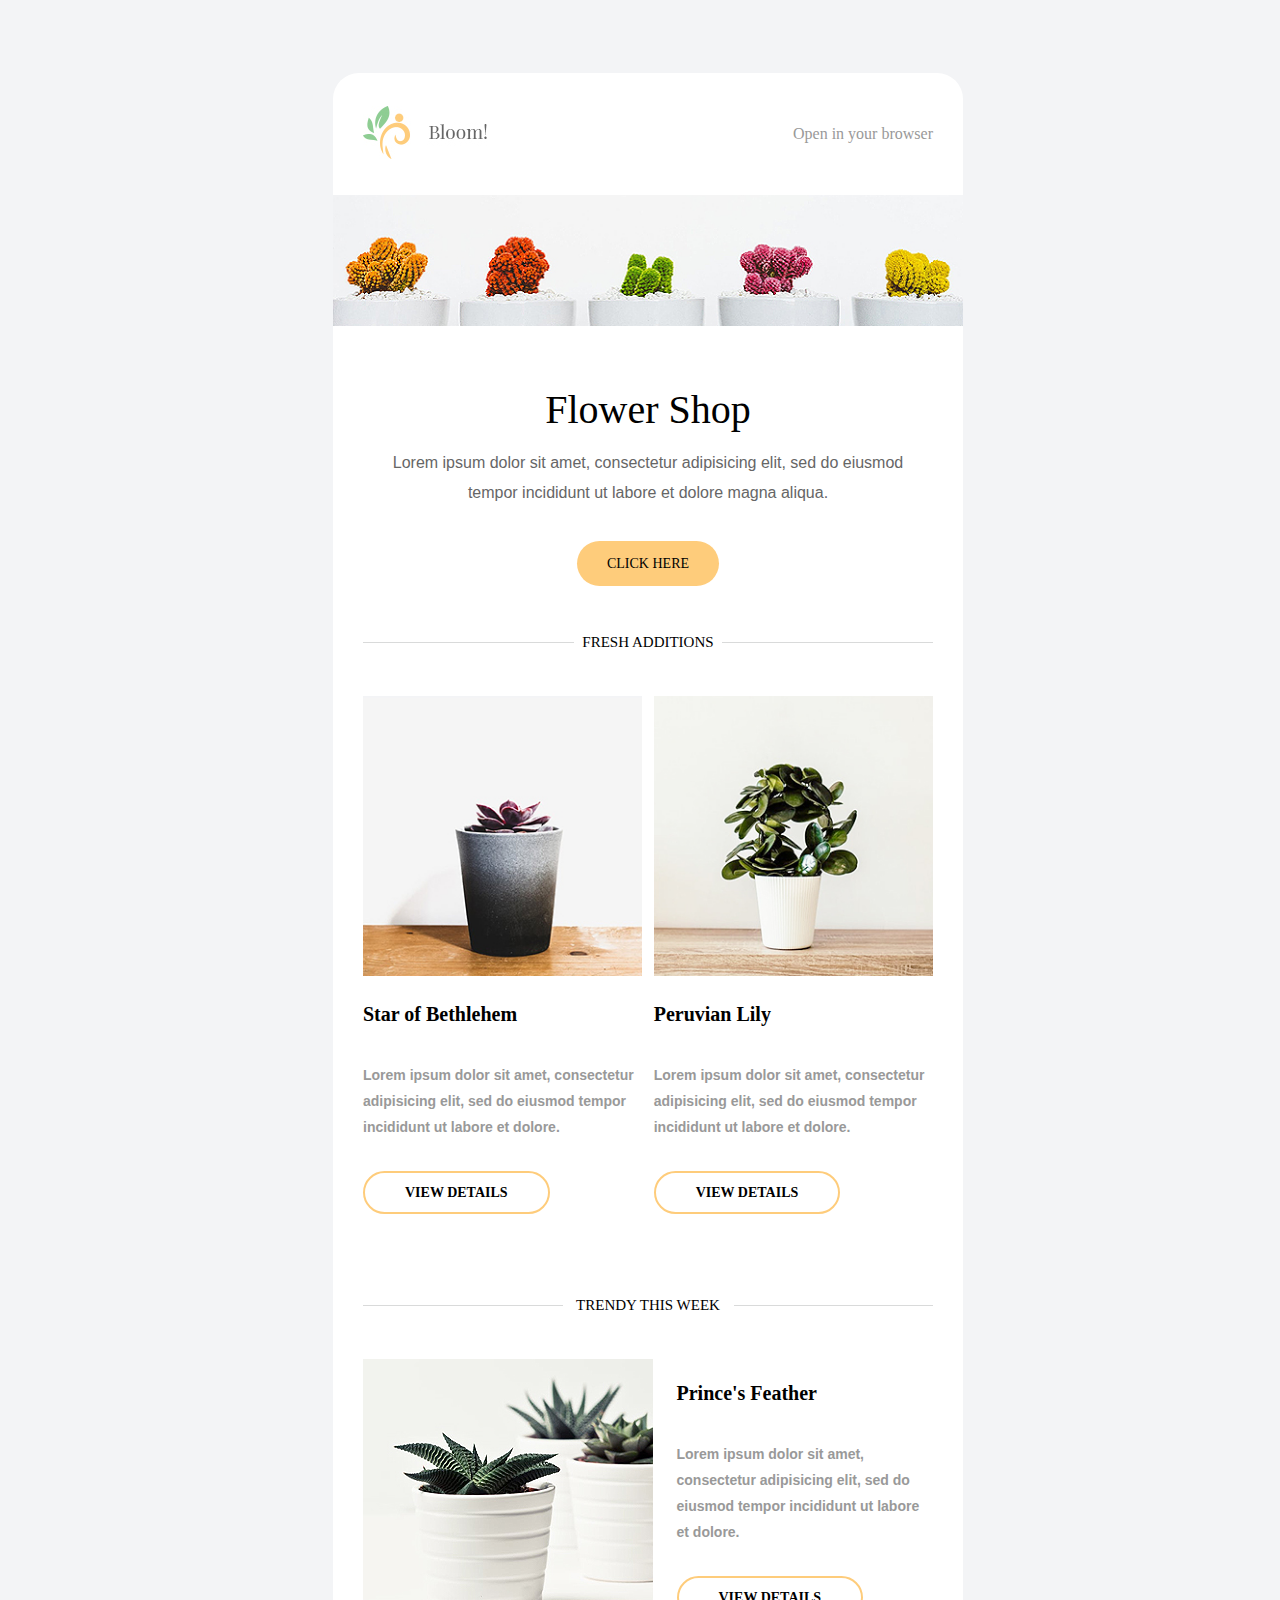
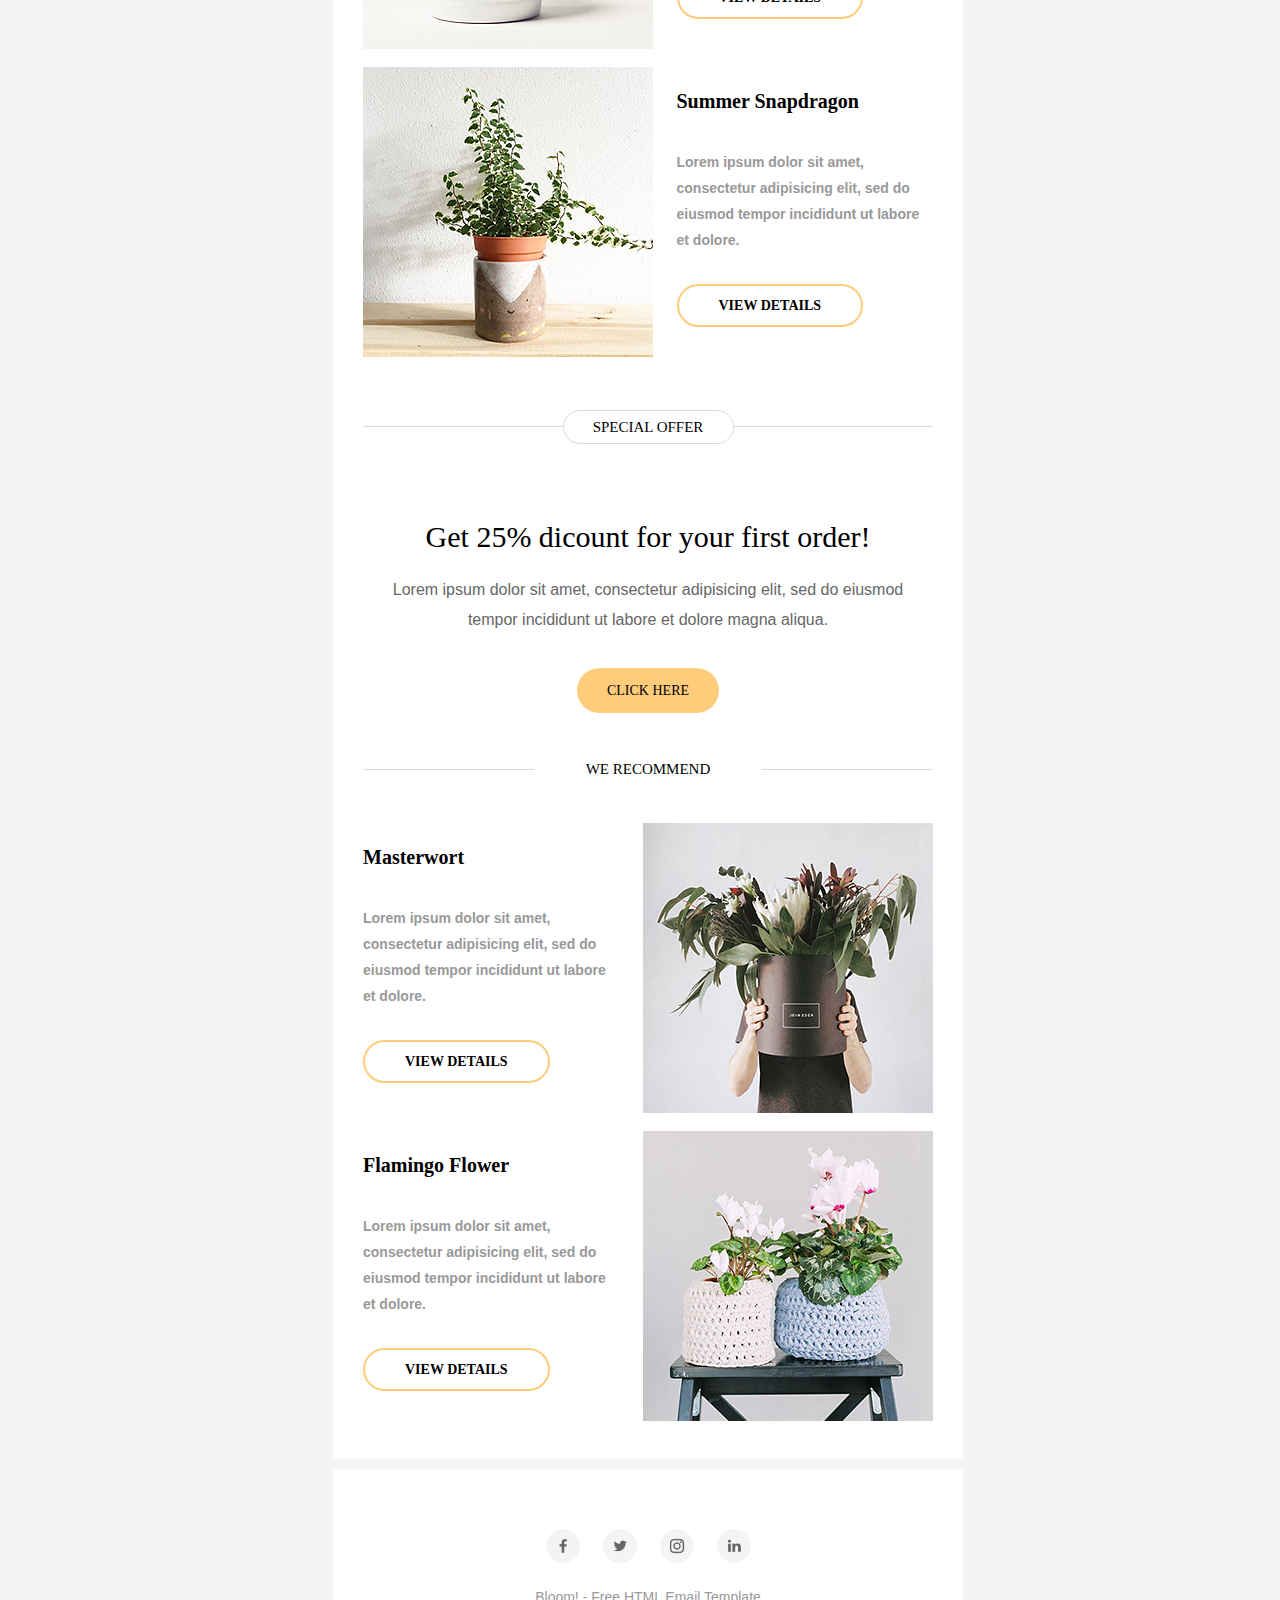
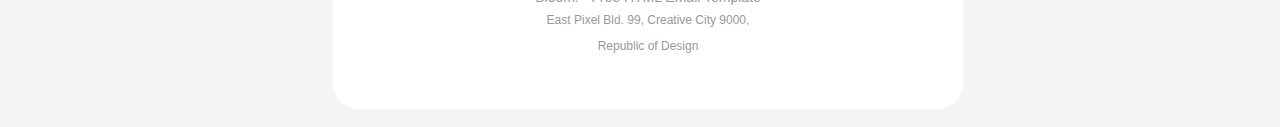
<file: index.html>
<!DOCTYPE html>
<html lang="en">
<head>
    <meta charset="UTF-8">
    <title>Bloom</title>
    <link rel="stylesheet" href="css/style.css">
</head>
<body>

<table class="email-bloom" cellpadding="0" cellspacing="10" align="center">
    <tr>
        <td>
            <table class="email-table-wrap" cellpadding="0" cellspacing="0" width="100%">
                <tr>
                    <td>
                        <table class="email-header-wrap" width="100%" bgcolor="#ffffff" cellspacing="0" cellpadding="0">

                            <tr>
                                <td class="email-header" valign="center" align="left">
                                    <a href="#">
                                        <img src="img/logo.jpg" alt="logo" class="logo">
                                    </a>
                                </td>
                                <td class="email-header" valign="center" align="right">
                                    <a href="#">
                                        <p>Open in your browser</p>
                                    </a>
                                </td>
                            </tr>
                            <tr>
                                <td class="email-img" colspan="2">
                                    <img src="img/hero.jpg" alt="types of flowers">
                                </td>
                                <td></td>
                            </tr>
                        </table>
                    </td>
                </tr>
                <tr>
                    <td>
                        <table width="100%" cellspacing="0" border="0" cellpadding="0" bgcolor="#ffffff">
                            <tr>
                                <td class="email-info" align="center">
                                    <div class="email-headline">
                                        <h1>Flower Shop</h1>
                                    </div>
                                    <div class="email-headinfo">
                                        <p>
                                            Lorem ipsum dolor sit amet, consectetur adipisicing elit, sed do eiusmod
                                            tempor incididunt ut labore et dolore magna aliqua.
                                        </p>
                                    </div>
                                    <div class="email-button">
                                        <a href="#"> CLICK HERE </a>
                                    </div>
                                </td>
                            </tr>
                        </table>
                    </td>
                </tr>
                <tr>
                    <td>
                        <table class="email-border-wrap" width="100%" cellspacing="0" border="0" cellpadding="0"
                               bgcolor="#ffffff">
                            <tr>
                                <td align="center" width="37%">
                                    <div class="email-border"></div>
                                </td>
                                <td align="center" class="email-bo-line">
                                    <p>Fresh additions</p>
                                </td>
                                <td align="center" width="37%">
                                    <div class="email-border"></div>
                                </td>
                            </tr>
                        </table>
                    </td>
                </tr>
                <tr>
                    <td>
                        <table width="100%" cellspacing="20" border="0" cellpadding="0" bgcolor="#ffffff">
                            <tr>
                                <td>
                                    <table width="100%" cellspacing="10" border="0" cellpadding="0">
                                        <tr>
                                            <th>


                                                <div>
                                                    <table class="email-infotop" cellspacing="0" border="0"
                                                           cellpadding="0"
                                                           align="left">
                                                        <tr>
                                                            <td class="email-top-flower">
                                                                <img src="img/flower_1.jpg" alt="product flower №1">
                                                            </td>
                                                        </tr>
                                                        <tr>
                                                            <td class="email-flower-line" align="left">
                                                                <p>
                                                                    Star of Bethlehem
                                                                </p>
                                                            </td>
                                                        </tr>
                                                        <tr>
                                                            <td class="email-flower-info" align="left">
                                                                <p>
                                                                    Lorem ipsum dolor sit amet, consectetur adipisicing
                                                                    elit, sed do
                                                                    eiusmod
                                                                    tempor incididunt ut labore et dolore.
                                                                </p>
                                                            </td>
                                                        </tr>
                                                        <tr>
                                                            <td align="left" class="email-button2">
                                                                <a href="#"> View Details </a>
                                                            </td>
                                                        </tr>
                                                    </table>
                                                </div>
                                                <div>
                                                    <table class="email-infotop" cellspacing="0" border="0"
                                                           cellpadding="0"
                                                           align="right">
                                                        <tr>
                                                            <td class="email-top-flower">
                                                                <img src="img/flower_2.jpg" alt="product flower №2">
                                                            </td>
                                                        </tr>
                                                        <tr>
                                                            <td class="email-flower-line" align="left">
                                                                <p>
                                                                    Peruvian Lily
                                                                </p>
                                                            </td>
                                                        </tr>
                                                        <tr>
                                                            <td class="email-flower-info" align="left">
                                                                <p>
                                                                    Lorem ipsum dolor sit amet, consectetur adipisicing
                                                                    elit, sed do
                                                                    eiusmod
                                                                    tempor incididunt ut labore et dolore.
                                                                </p>
                                                            </td>
                                                        </tr>
                                                        <tr>
                                                            <td align="left" class="email-button2">
                                                                <a href="#"> View Details </a>
                                                            </td>
                                                        </tr>
                                                    </table>
                                                </div>


                                            </th>
                                        </tr>
                                    </table>


                                </td>
                            </tr>
                        </table>
                    </td>
                </tr>
                <tr>
                    <td>
                        <table class="email-border-wrap" width="100%" cellspacing="0" border="0" cellpadding="0"
                               bgcolor="#ffffff">
                            <tr>
                                <td align="center" width="35%">
                                    <div class="email-border"></div>
                                </td>
                                <td align="center" width="30%" class="email-bo-line">
                                    <p>Trendy this week</p>
                                </td>
                                <td align="center" width="35%">
                                    <div class="email-border"></div>
                                </td>
                            </tr>
                        </table>
                    </td>
                </tr>
                <tr>
                    <td>
                        <table width="100%" cellspacing="20" border="0" cellpadding="0" bgcolor="#ffffff">
                            <tr>
                                <td>
                                    <table width="100%" cellspacing="10" border="0" cellpadding="0">
                                        <tr>
                                            <th>
                                                <div>
                                                    <table align="left" class="email-infoblock" cellspacing="0"
                                                           border="0" cellpadding="0">
                                                        <tr>
                                                            <td class="email-img-flower">
                                                                <img src="img/flower_3.jpg" alt="product flower №3">
                                                            </td>
                                                        </tr>
                                                    </table>
                                                </div>

                                                <div>
                                                    <table align="right" class="email-infoblock" cellspacing="0"
                                                           border="0" cellpadding="0">
                                                        <tr>
                                                            <td class="email-flower-line" align="left">
                                                                <p>Prince's Feather</p>
                                                            </td>
                                                        </tr>
                                                        <tr>
                                                            <td class="email-flower-info" align="left">
                                                                <p>Lorem ipsum dolor sit amet, consectetur adipisicing
                                                                    elit, sed do
                                                                    eiusmod tempor incididunt ut labore et dolore.</p>
                                                            </td>
                                                        </tr>
                                                        <tr>
                                                            <td align="left" class="email-button2">
                                                                <a href="#"> View Details </a>
                                                            </td>
                                                        </tr>
                                                    </table>
                                                </div>

                                            </th>
                                        </tr>
                                        <tr>
                                            <th>
                                                <div>
                                                    <table align="left" class="email-infoblock" cellspacing="0"
                                                           border="0" cellpadding="0">
                                                        <tr>
                                                            <td class="email-img-flower">
                                                                <img src="img/flower_4.jpg" alt="product flower №4">
                                                            </td>
                                                        </tr>
                                                    </table>
                                                </div>

                                                <div>
                                                    <table align="right" class="email-infoblock" cellspacing="0"
                                                           border="0" cellpadding="0">
                                                        <tr>
                                                            <td class="email-flower-line" align="left">
                                                                <p>Summer Snapdragon</p>
                                                            </td>
                                                        </tr>
                                                        <tr>
                                                            <td class="email-flower-info" align="left">
                                                                <p>Lorem ipsum dolor sit amet, consectetur adipisicing
                                                                    elit, sed do
                                                                    eiusmod tempor incididunt ut labore et dolore.</p>
                                                            </td>
                                                        </tr>
                                                        <tr>
                                                            <td align="left" class="email-button2">
                                                                <a href="#"> View Details </a>
                                                            </td>
                                                        </tr>
                                                    </table>
                                                </div>

                                            </th>
                                        </tr>

                                    </table>
                                </td>
                            </tr>
                        </table>
                    </td>
                </tr>
                <tr>
                    <td>
                        <table class="email-border-wrap" width="100%" cellspacing="0" border="0" cellpadding="0"
                               bgcolor="#ffffff">
                            <tr>
                                <td align="center" width="35%">
                                    <div class="email-border"></div>
                                </td>
                                <td align="center" width="30%" class="email-bo-line2">
                                    <p>SPECIAL OFFER</p>
                                </td>
                                <td align="center" width="35%">
                                    <div class="email-border"></div>
                                </td>
                            </tr>
                        </table>
                    </td>
                </tr>
                <tr>
                    <td>
                        <table width="100%" cellspacing="0" border="0" cellpadding="0" bgcolor="#ffffff">
                            <tr>
                                <td class="email-info" align="center">
                                    <div class="email-headline2">
                                        <h1>Get 25% dicount for your first order!</h1>
                                    </div>
                                    <div class="email-headinfo">
                                        <p>
                                            Lorem ipsum dolor sit amet, consectetur adipisicing elit, sed do eiusmod
                                            tempor incididunt ut labore et dolore magna aliqua.
                                        </p>
                                    </div>
                                    <div class="email-button">
                                        <a href="#"> CLICK HERE </a>
                                    </div>
                                </td>
                            </tr>
                        </table>
                    </td>
                </tr>
                <tr>
                    <td>
                        <table class="email-border-wrap" width="100%" cellspacing="0" border="0" cellpadding="0"
                               bgcolor="#ffffff">
                            <tr>
                                <td align="center" width="30%">
                                    <div class="email-border"></div>
                                </td>
                                <td align="center" width="40%" class="email-bo-line">
                                    <p>We Recommend</p>
                                </td>
                                <td align="center" width="30%">
                                    <div class="email-border"></div>
                                </td>
                            </tr>
                        </table>
                    </td>
                </tr>
                <tr>
                    <td>
                        <table width="100%" cellspacing="20" border="0" cellpadding="0" bgcolor="#ffffff">
                            <tr>
                                <td>
                                    <table width="100%" cellspacing="10" border="0" cellpadding="0">
                                        <tr>
                                            <th>
                                                <div>
                                                    <table class="email-infoblock-end" cellspacing="0"
                                                           border="0" cellpadding="0">
                                                        <tr>
                                                            <td class="email-img-flower">
                                                                <img src="img/flower_5.jpg" alt="product flower №5">
                                                            </td>
                                                        </tr>
                                                    </table>
                                                </div>
                                                <div>
                                                    <table width="100%" class="email-infoblock" cellspacing="0"
                                                           border="0" cellpadding="0">
                                                        <tr>
                                                            <td class="email-flower-line" align="left">
                                                                <p>Masterwort</p>
                                                            </td>
                                                        </tr>
                                                        <tr>
                                                            <td class="email-flower-info" align="left">
                                                                <p>Lorem ipsum dolor sit amet, consectetur adipisicing
                                                                    elit, sed do
                                                                    eiusmod tempor incididunt ut labore et dolore.</p>
                                                            </td>
                                                        </tr>
                                                        <tr>
                                                            <td align="left" class="email-button2">
                                                                <a href="#"> View Details </a>
                                                            </td>
                                                        </tr>
                                                    </table>
                                                </div>
                                            </th>
                                        </tr>

                                        <tr>
                                            <th>
                                                <div>
                                                    <table class="email-infoblock-end" cellspacing="0"
                                                           border="0" cellpadding="0">
                                                        <tr>
                                                            <td class="email-img-flower">
                                                                <img src="img/flower_6.jpg" alt="product flower №6">
                                                            </td>
                                                        </tr>
                                                    </table>
                                                </div>
                                                <div>
                                                    <table class="email-infoblock" cellspacing="0"
                                                           border="0" cellpadding="0">
                                                        <tr>
                                                            <td class="email-flower-line" align="left">
                                                                <p>Flamingo Flower</p>
                                                            </td>
                                                        </tr>
                                                        <tr>
                                                            <td class="email-flower-info" align="left">
                                                                <p>Lorem ipsum dolor sit amet, consectetur adipisicing
                                                                    elit, sed do
                                                                    eiusmod tempor incididunt ut labore et dolore.</p>
                                                            </td>
                                                        </tr>
                                                        <tr>
                                                            <td align="left" class="email-button2">
                                                                <a href="#"> View Details </a>
                                                            </td>
                                                        </tr>
                                                    </table>
                                                </div>
                                            </th>
                                        </tr>
                                    </table>
                                </td>
                            </tr>
                        </table>
                    </td>
                </tr>

            </table>
        </td>
    </tr>
    <tr>
        <td>
            <table class="email-footer" width="100%" cellspacing="0" border="0" cellpadding="0" bgcolor="#ffffff">
                <tr>
                    <td>
                        <table class="email-social" align="center" cellspacing="0" border="0" cellpadding="10">
                            <tr>
                                <td align="center">
                                    <a href="#" class="email-social-wrap">
                                        <img src="img/facebook.jpg" alt="facebook-social">
                                    </a>
                                </td>
                                <td align="center">
                                    <a href="#"  class="email-social-wrap">
                                        <img src="img/twitter.jpg" alt="twitter-social">
                                    </a>
                                </td>
                                <td align="center">
                                    <a href="#"  class="email-social-wrap">
                                        <img src="img/instagram.jpg" alt="instagram-social">
                                    </a>
                                </td>
                                <td align="center">
                                    <a href="#"  class="email-social-wrap">
                                        <img src="img/linkedin.jpg" alt="linkedin-social">
                                    </a>
                                </td>

                            </tr>
                        </table>
                    </td>
                </tr>
                <tr>
                    <td align="center" class="footer-headline">
                        <p>Bloom! - Free HTML Email Template</p>
                    </td>
                </tr>
                <tr>
                    <td align="center" class="footer-headline2">
                        <p>East Pixel Bld. 99, Creative City 9000,</p>
                    </td>
                </tr>
                <tr>
                    <td align="center" class="footer-headline2">
                        <p>Republic of Design</p>
                    </td>
                </tr>
            </table>
        </td>
    </tr>
</table>

</body>
</html>
</file>
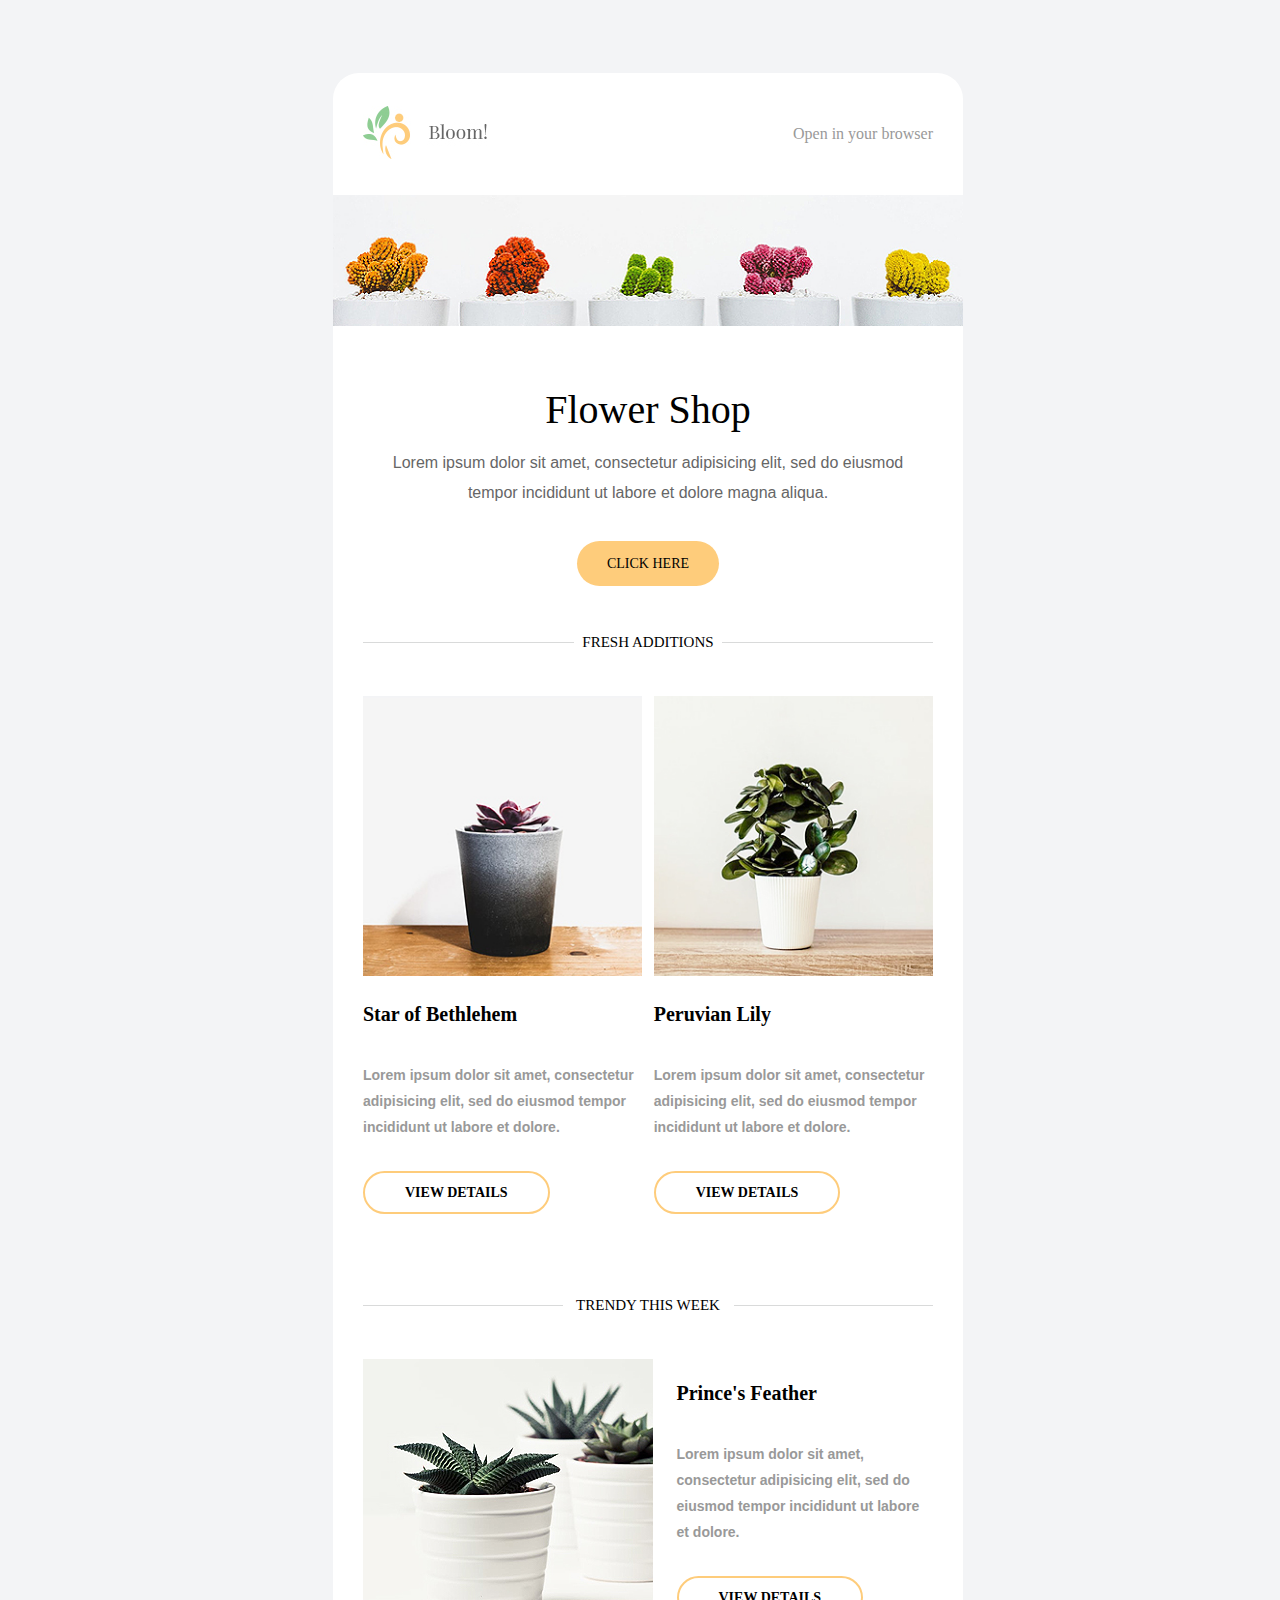
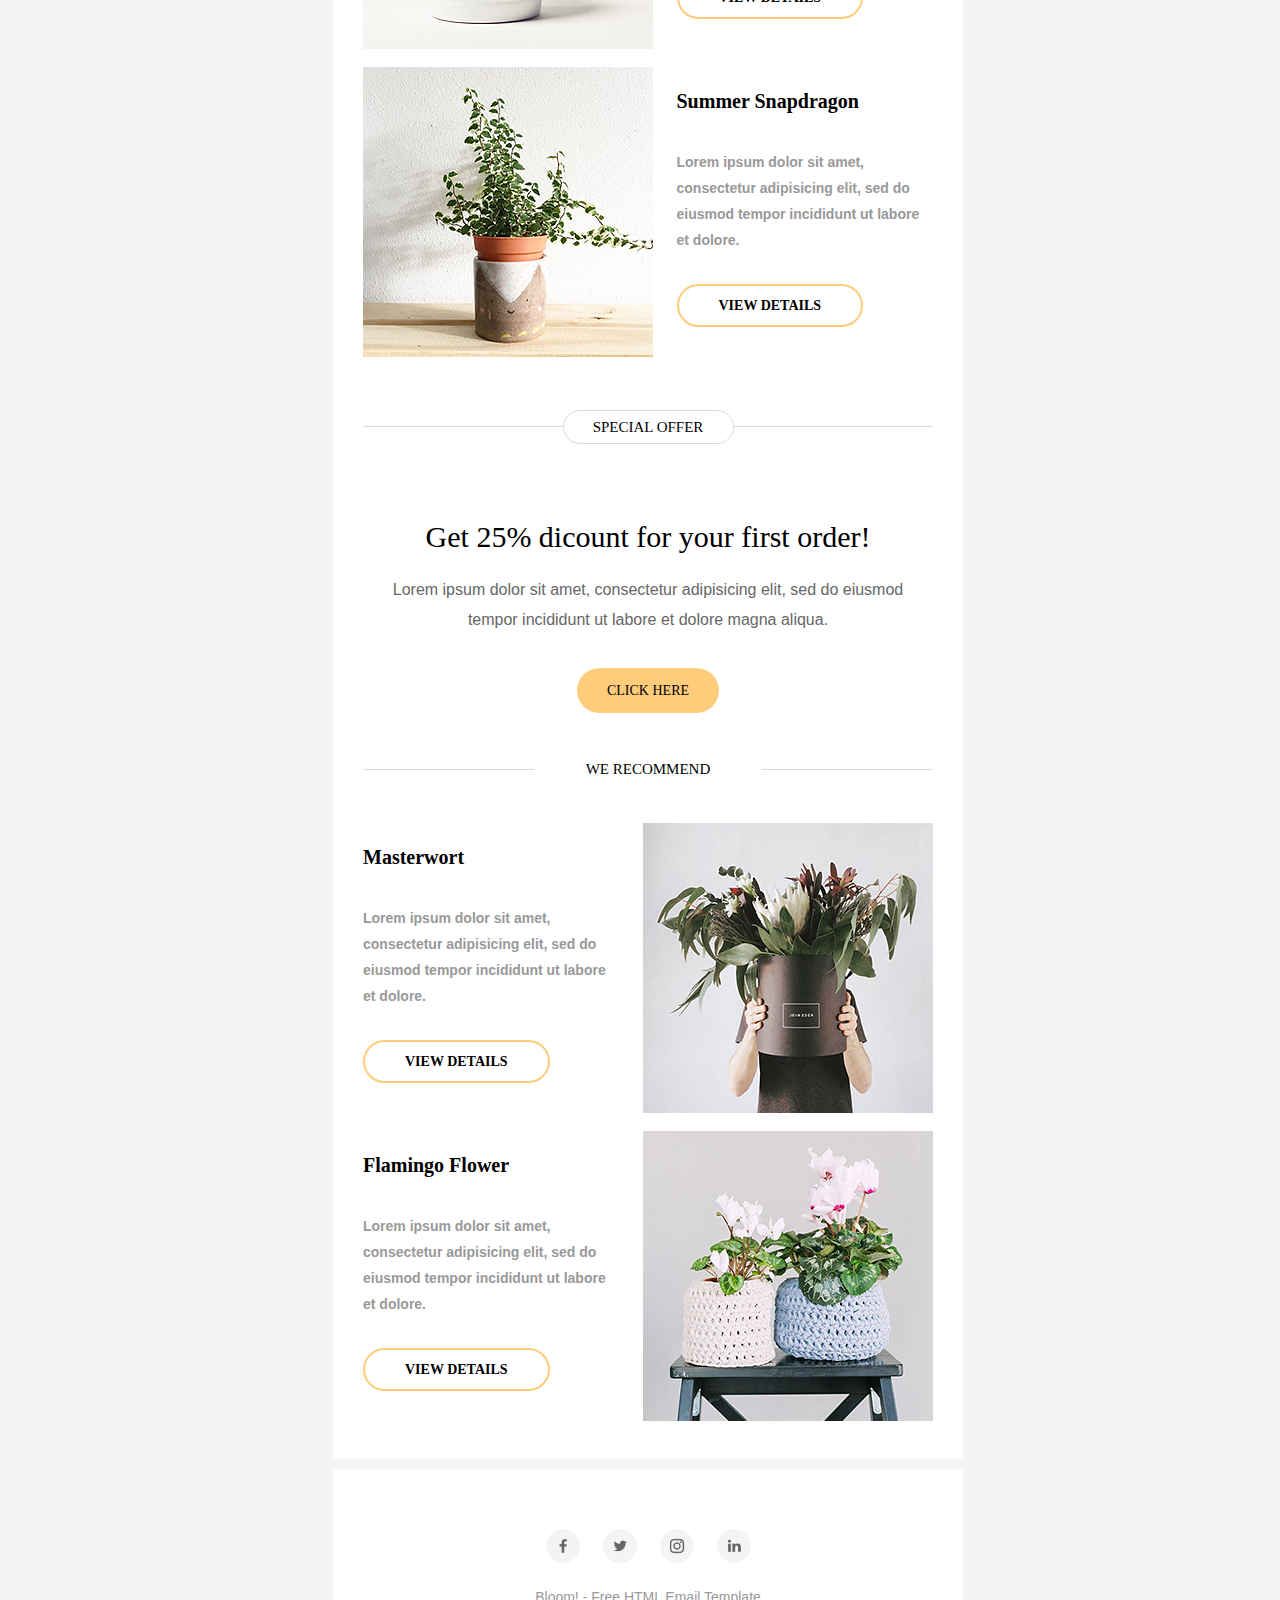
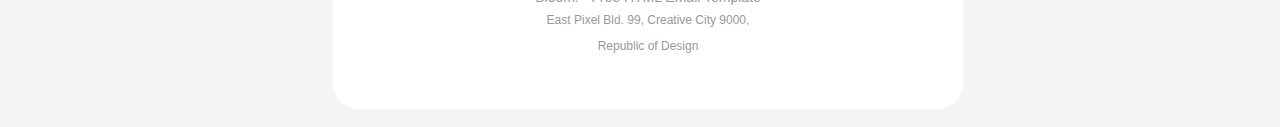
<file: index-inliner.html>
<!DOCTYPE html PUBLIC "-//W3C//DTD XHTML 1.0 Strict//EN" "http://www.w3.org/TR/xhtml1/DTD/xhtml1-strict.dtd">
<html xmlns="http://www.w3.org/1999/xhtml">
<head>
    <meta charset="UTF-8">
    <title>Bloom</title></head>
<body style="background-color:#f3f4f6;font-family:'Playfair Display',Georgia,serif;font-size:14px;width:100%">
<style>@media only screen and (max-device-width: 480px) {
    .email-bloom {
        width: 100% !important
    }

    .email-info2, .email-infoblock, .email-infoblock-end, .email-infotop {
        width: 100% !important
    }

    .logo {
        padding: 20px !important;
        width: 300px !important
    }

    .email-header a p {
        font-size: 30px !important;
        line-height: 40px !important
    }

    .email-img-flower img {
        width: 100% !important
    }

    .email-flower-line {
        font-size: 36px !important;
        line-height: 32px !important
    }

    .email-flower-info p {
        font-size: 16px !important;
        line-height: 45px !important;
        width: 100% !important
    }

    .email-button {
        padding: 50px 0 !important
    }

    .email-button a {
        padding: 20px 35px !important
    }

    .email-bo-line p, .email-bo-line2 p {
        line-height: 45px !important;
        font-size: 34px !important
    }

    .email-button2 {
        padding: 30px 0 70px !important
    }

    .email-button2 a {
        padding: 20px 50px !important
    }

    .email-footer {
        padding: 70px 30px !important
    }

    .email-social {
        width: 50% !important
    }

    .email-social-wrap {
        width: 55px !important;
        height: 55px !important
    }

    .email-social-wrap img {
        width: 100% !important
    }

    .footer-headline p {
        font-size: 30px !important;
        line-height: 50px !important
    }

    .footer-headline2 p {
        font-size: 25px !important;
        line-height: 35px !important
    }
}</style>
<table class="email-bloom" cellpadding="0" cellspacing="10" align="center" style="width:650px">
    <tbody>
    <tr>
        <td>
            <table class="email-table-wrap" cellpadding="0" cellspacing="0" width="100%"
                   style="padding-top:55px;width:100%">
                <tbody>
                <tr>
                    <td>
                        <table class="email-header-wrap" width="100%" bgcolor="#ffffff" cellspacing="0" cellpadding="0"
                               style="border-radius:26px 26px 0 0">
                            <tbody>
                            <tr>
                                <td class="email-header" valign="center" align="left" style="padding:30px"><a href="#"
                                                                                                              style="color:#999;text-decoration:none"><img
                                        src="img/logo.jpg" alt="logo" class="logo"></a></td>
                                <td class="email-header" valign="center" align="right" style="padding:30px"><a href="#"
                                                                                                               style="color:#999;text-decoration:none">
                                    <p style="font-size:16px;line-height:30px">Open in your browser</p></a></td>
                            </tr>
                            <tr>
                                <td class="email-img" colspan="2"><img src="img/hero.jpg" alt="types of flowers"
                                                                       style="width:100%"></td>
                                <td></td>
                            </tr>
                            </tbody>
                        </table>
                    </td>
                </tr>
                <tr>
                    <td>
                        <table width="100%" cellspacing="0" border="0" cellpadding="0" bgcolor="#ffffff">
                            <tbody>
                            <tr>
                                <td class="email-info" align="center" style="padding:40px 30px">
                                    <div class="email-headline"><h1
                                            style="font-family:'Playfair Display',Georgia,serif;font-size:40px;font-weight:400;line-height:25px">
                                        Flower Shop</h1></div>
                                    <div class="email-headinfo" style="padding-bottom:25px"><p
                                            style="color:#666;font-family:Muli,Arial,sans-serif;font-size:16px;line-height:30px;padding:0 20px">
                                        Lorem ipsum dolor sit amet, consectetur adipisicing elit, sed do eiusmod tempor
                                        incididunt ut labore et dolore magna aliqua.</p></div>
                                    <div class="email-button" style="text-align:center"><a href="#"
                                                                                           style="background-color:#fecc7b;border-radius:25px;color:#000;line-height:30px;padding:15px 30px;text-decoration:none;text-transform:uppercase">CLICK
                                        HERE</a></div>
                                </td>
                            </tr>
                            </tbody>
                        </table>
                    </td>
                </tr>
                <tr>
                    <td>
                        <table class="email-border-wrap" width="100%" cellspacing="0" border="0" cellpadding="0"
                               bgcolor="#ffffff" style="padding:0 30px">
                            <tbody>
                            <tr>
                                <td align="center" width="37%">
                                    <div class="email-border"
                                         style="background-color:#d9dada;height:1px;width:100%"></div>
                                </td>
                                <td align="center" class="email-bo-line"><p
                                        style="color:#000;font-size:15px;text-transform:uppercase">Fresh additions</p>
                                </td>
                                <td align="center" width="37%">
                                    <div class="email-border"
                                         style="background-color:#d9dada;height:1px;width:100%"></div>
                                </td>
                            </tr>
                            </tbody>
                        </table>
                    </td>
                </tr>
                <tr>
                    <td>
                        <table width="100%" cellspacing="20" border="0" cellpadding="0" bgcolor="#ffffff">
                            <tbody>
                            <tr>
                                <td>
                                    <table width="100%" cellspacing="10" border="0" cellpadding="0">
                                        <tbody>
                                        <tr>
                                            <th>
                                                <div>
                                                    <table class="email-infotop" cellspacing="0" border="0"
                                                           cellpadding="0" align="left" style="width:49%">
                                                        <tbody>
                                                        <tr>
                                                            <td class="email-top-flower"><img src="img/flower_1.jpg"
                                                                                              alt="product flower №1"
                                                                                              style="width:100%"></td>
                                                        </tr>
                                                        <tr>
                                                            <td class="email-flower-line" align="left"
                                                                style="color:#000;font-size:20px;line-height:28px"><p>
                                                                Star of Bethlehem</p></td>
                                                        </tr>
                                                        <tr>
                                                            <td class="email-flower-info" align="left"><p
                                                                    style="color:#999;font-family:Arial,sans-serif;font-size:14px;line-height:26px">
                                                                Lorem ipsum dolor sit amet, consectetur adipisicing
                                                                elit, sed do eiusmod tempor incididunt ut labore et
                                                                dolore.</p></td>
                                                        </tr>
                                                        <tr>
                                                            <td align="left" class="email-button2"
                                                                style="padding:30px 0 50px"><a href="#"
                                                                                               style="background-color:#fff;border:2px solid #fecc7b;border-radius:25px;color:#000;font-size:14px;line-height:18px;padding:12px 40px;text-decoration:none;text-transform:uppercase">View
                                                                Details</a></td>
                                                        </tr>
                                                        </tbody>
                                                    </table>
                                                </div>
                                                <div>
                                                    <table class="email-infotop" cellspacing="0" border="0"
                                                           cellpadding="0" align="right" style="width:49%">
                                                        <tbody>
                                                        <tr>
                                                            <td class="email-top-flower"><img src="img/flower_2.jpg"
                                                                                              alt="product flower №2"
                                                                                              style="width:100%"></td>
                                                        </tr>
                                                        <tr>
                                                            <td class="email-flower-line" align="left"
                                                                style="color:#000;font-size:20px;line-height:28px"><p>
                                                                Peruvian Lily</p></td>
                                                        </tr>
                                                        <tr>
                                                            <td class="email-flower-info" align="left"><p
                                                                    style="color:#999;font-family:Arial,sans-serif;font-size:14px;line-height:26px">
                                                                Lorem ipsum dolor sit amet, consectetur adipisicing
                                                                elit, sed do eiusmod tempor incididunt ut labore et
                                                                dolore.</p></td>
                                                        </tr>
                                                        <tr>
                                                            <td align="left" class="email-button2"
                                                                style="padding:30px 0 50px"><a href="#"
                                                                                               style="background-color:#fff;border:2px solid #fecc7b;border-radius:25px;color:#000;font-size:14px;line-height:18px;padding:12px 40px;text-decoration:none;text-transform:uppercase">View
                                                                Details</a></td>
                                                        </tr>
                                                        </tbody>
                                                    </table>
                                                </div>
                                            </th>
                                        </tr>
                                        </tbody>
                                    </table>
                                </td>
                            </tr>
                            </tbody>
                        </table>
                    </td>
                </tr>
                <tr>
                    <td>
                        <table class="email-border-wrap" width="100%" cellspacing="0" border="0" cellpadding="0"
                               bgcolor="#ffffff" style="padding:0 30px">
                            <tbody>
                            <tr>
                                <td align="center" width="35%">
                                    <div class="email-border"
                                         style="background-color:#d9dada;height:1px;width:100%"></div>
                                </td>
                                <td align="center" width="30%" class="email-bo-line"><p
                                        style="color:#000;font-size:15px;text-transform:uppercase">Trendy this week</p>
                                </td>
                                <td align="center" width="35%">
                                    <div class="email-border"
                                         style="background-color:#d9dada;height:1px;width:100%"></div>
                                </td>
                            </tr>
                            </tbody>
                        </table>
                    </td>
                </tr>
                <tr>
                    <td>
                        <table width="100%" cellspacing="20" border="0" cellpadding="0" bgcolor="#ffffff">
                            <tbody>
                            <tr>
                                <td>
                                    <table width="100%" cellspacing="10" border="0" cellpadding="0">
                                        <tbody>
                                        <tr>
                                            <th>
                                                <div>
                                                    <table align="left" class="email-infoblock" cellspacing="0"
                                                           border="0" cellpadding="0" style="width:45%">
                                                        <tbody>
                                                        <tr>
                                                            <td class="email-img-flower"><img src="img/flower_3.jpg"
                                                                                              alt="product flower №3">
                                                            </td>
                                                        </tr>
                                                        </tbody>
                                                    </table>
                                                </div>
                                                <div>
                                                    <table align="right" class="email-infoblock" cellspacing="0"
                                                           border="0" cellpadding="0" style="width:45%">
                                                        <tbody>
                                                        <tr>
                                                            <td class="email-flower-line" align="left"
                                                                style="color:#000;font-size:20px;line-height:28px"><p>
                                                                Prince's Feather</p></td>
                                                        </tr>
                                                        <tr>
                                                            <td class="email-flower-info" align="left"><p
                                                                    style="color:#999;font-family:Arial,sans-serif;font-size:14px;line-height:26px">
                                                                Lorem ipsum dolor sit amet, consectetur adipisicing
                                                                elit, sed do eiusmod tempor incididunt ut labore et
                                                                dolore.</p></td>
                                                        </tr>
                                                        <tr>
                                                            <td align="left" class="email-button2"
                                                                style="padding:30px 0 50px"><a href="#"
                                                                                               style="background-color:#fff;border:2px solid #fecc7b;border-radius:25px;color:#000;font-size:14px;line-height:18px;padding:12px 40px;text-decoration:none;text-transform:uppercase">View
                                                                Details</a></td>
                                                        </tr>
                                                        </tbody>
                                                    </table>
                                                </div>
                                            </th>
                                        </tr>
                                        <tr>
                                            <th>
                                                <div>
                                                    <table align="left" class="email-infoblock" cellspacing="0"
                                                           border="0" cellpadding="0" style="width:45%">
                                                        <tbody>
                                                        <tr>
                                                            <td class="email-img-flower"><img src="img/flower_4.jpg"
                                                                                              alt="product flower №4">
                                                            </td>
                                                        </tr>
                                                        </tbody>
                                                    </table>
                                                </div>
                                                <div>
                                                    <table align="right" class="email-infoblock" cellspacing="0"
                                                           border="0" cellpadding="0" style="width:45%">
                                                        <tbody>
                                                        <tr>
                                                            <td class="email-flower-line" align="left"
                                                                style="color:#000;font-size:20px;line-height:28px"><p>
                                                                Summer Snapdragon</p></td>
                                                        </tr>
                                                        <tr>
                                                            <td class="email-flower-info" align="left"><p
                                                                    style="color:#999;font-family:Arial,sans-serif;font-size:14px;line-height:26px">
                                                                Lorem ipsum dolor sit amet, consectetur adipisicing
                                                                elit, sed do eiusmod tempor incididunt ut labore et
                                                                dolore.</p></td>
                                                        </tr>
                                                        <tr>
                                                            <td align="left" class="email-button2"
                                                                style="padding:30px 0 50px"><a href="#"
                                                                                               style="background-color:#fff;border:2px solid #fecc7b;border-radius:25px;color:#000;font-size:14px;line-height:18px;padding:12px 40px;text-decoration:none;text-transform:uppercase">View
                                                                Details</a></td>
                                                        </tr>
                                                        </tbody>
                                                    </table>
                                                </div>
                                            </th>
                                        </tr>
                                        </tbody>
                                    </table>
                                </td>
                            </tr>
                            </tbody>
                        </table>
                    </td>
                </tr>
                <tr>
                    <td>
                        <table class="email-border-wrap" width="100%" cellspacing="0" border="0" cellpadding="0"
                               bgcolor="#ffffff" style="padding:0 30px">
                            <tbody>
                            <tr>
                                <td align="center" width="35%">
                                    <div class="email-border"
                                         style="background-color:#d9dada;height:1px;width:100%"></div>
                                </td>
                                <td align="center" width="30%" class="email-bo-line2"><p
                                        style="border:1px solid #d9dada;border-radius:20px;color:#000;font-size:15px;line-height:22px;padding:5px;text-transform:uppercase">
                                    SPECIAL OFFER</p></td>
                                <td align="center" width="35%">
                                    <div class="email-border"
                                         style="background-color:#d9dada;height:1px;width:100%"></div>
                                </td>
                            </tr>
                            </tbody>
                        </table>
                    </td>
                </tr>
                <tr>
                    <td>
                        <table width="100%" cellspacing="0" border="0" cellpadding="0" bgcolor="#ffffff">
                            <tbody>
                            <tr>
                                <td class="email-info" align="center" style="padding:40px 30px">
                                    <div class="email-headline2"><h1
                                            style="font-family:'Playfair Display',Georgia,serif;font-size:30px;font-weight:400;line-height:36px">
                                        Get 25% dicount for your first order!</h1></div>
                                    <div class="email-headinfo" style="padding-bottom:25px"><p
                                            style="color:#666;font-family:Muli,Arial,sans-serif;font-size:16px;line-height:30px;padding:0 20px">
                                        Lorem ipsum dolor sit amet, consectetur adipisicing elit, sed do eiusmod tempor
                                        incididunt ut labore et dolore magna aliqua.</p></div>
                                    <div class="email-button" style="text-align:center"><a href="#"
                                                                                           style="background-color:#fecc7b;border-radius:25px;color:#000;line-height:30px;padding:15px 30px;text-decoration:none;text-transform:uppercase">CLICK
                                        HERE</a></div>
                                </td>
                            </tr>
                            </tbody>
                        </table>
                    </td>
                </tr>
                <tr>
                    <td>
                        <table class="email-border-wrap" width="100%" cellspacing="0" border="0" cellpadding="0"
                               bgcolor="#ffffff" style="padding:0 30px">
                            <tbody>
                            <tr>
                                <td align="center" width="30%">
                                    <div class="email-border"
                                         style="background-color:#d9dada;height:1px;width:100%"></div>
                                </td>
                                <td align="center" width="40%" class="email-bo-line"><p
                                        style="color:#000;font-size:15px;text-transform:uppercase">We Recommend</p></td>
                                <td align="center" width="30%">
                                    <div class="email-border"
                                         style="background-color:#d9dada;height:1px;width:100%"></div>
                                </td>
                            </tr>
                            </tbody>
                        </table>
                    </td>
                </tr>
                <tr>
                    <td>
                        <table width="100%" cellspacing="20" border="0" cellpadding="0" bgcolor="#ffffff">
                            <tbody>
                            <tr>
                                <td>
                                    <table width="100%" cellspacing="10" border="0" cellpadding="0">
                                        <tbody>
                                        <tr>
                                            <th>
                                                <div>
                                                    <table class="email-infoblock-end" cellspacing="0" border="0"
                                                           cellpadding="0" style="float:right;width:45%">
                                                        <tbody>
                                                        <tr>
                                                            <td class="email-img-flower"><img src="img/flower_5.jpg"
                                                                                              alt="product flower №5">
                                                            </td>
                                                        </tr>
                                                        </tbody>
                                                    </table>
                                                </div>
                                                <div>
                                                    <table width="100%" class="email-infoblock" cellspacing="0"
                                                           border="0" cellpadding="0" style="width:45%">
                                                        <tbody>
                                                        <tr>
                                                            <td class="email-flower-line" align="left"
                                                                style="color:#000;font-size:20px;line-height:28px"><p>
                                                                Masterwort</p></td>
                                                        </tr>
                                                        <tr>
                                                            <td class="email-flower-info" align="left"><p
                                                                    style="color:#999;font-family:Arial,sans-serif;font-size:14px;line-height:26px">
                                                                Lorem ipsum dolor sit amet, consectetur adipisicing
                                                                elit, sed do eiusmod tempor incididunt ut labore et
                                                                dolore.</p></td>
                                                        </tr>
                                                        <tr>
                                                            <td align="left" class="email-button2"
                                                                style="padding:30px 0 50px"><a href="#"
                                                                                               style="background-color:#fff;border:2px solid #fecc7b;border-radius:25px;color:#000;font-size:14px;line-height:18px;padding:12px 40px;text-decoration:none;text-transform:uppercase">View
                                                                Details</a></td>
                                                        </tr>
                                                        </tbody>
                                                    </table>
                                                </div>
                                            </th>
                                        </tr>
                                        <tr>
                                            <th>
                                                <div>
                                                    <table class="email-infoblock-end" cellspacing="0" border="0"
                                                           cellpadding="0" style="float:right;width:45%">
                                                        <tbody>
                                                        <tr>
                                                            <td class="email-img-flower"><img src="img/flower_6.jpg"
                                                                                              alt="product flower №6">
                                                            </td>
                                                        </tr>
                                                        </tbody>
                                                    </table>
                                                </div>
                                                <div>
                                                    <table class="email-infoblock" cellspacing="0" border="0"
                                                           cellpadding="0" style="width:45%">
                                                        <tbody>
                                                        <tr>
                                                            <td class="email-flower-line" align="left"
                                                                style="color:#000;font-size:20px;line-height:28px"><p>
                                                                Flamingo Flower</p></td>
                                                        </tr>
                                                        <tr>
                                                            <td class="email-flower-info" align="left"><p
                                                                    style="color:#999;font-family:Arial,sans-serif;font-size:14px;line-height:26px">
                                                                Lorem ipsum dolor sit amet, consectetur adipisicing
                                                                elit, sed do eiusmod tempor incididunt ut labore et
                                                                dolore.</p></td>
                                                        </tr>
                                                        <tr>
                                                            <td align="left" class="email-button2"
                                                                style="padding:30px 0 50px"><a href="#"
                                                                                               style="background-color:#fff;border:2px solid #fecc7b;border-radius:25px;color:#000;font-size:14px;line-height:18px;padding:12px 40px;text-decoration:none;text-transform:uppercase">View
                                                                Details</a></td>
                                                        </tr>
                                                        </tbody>
                                                    </table>
                                                </div>
                                            </th>
                                        </tr>
                                        </tbody>
                                    </table>
                                </td>
                            </tr>
                            </tbody>
                        </table>
                    </td>
                </tr>
                </tbody>
            </table>
        </td>
    </tr>
    <tr>
        <td>
            <table class="email-footer" width="100%" cellspacing="0" border="0" cellpadding="0" bgcolor="#ffffff"
                   style="border-radius:0 0 25px 25px;padding:50px 30px">
                <tbody>
                <tr>
                    <td>
                        <table class="email-social" align="center" cellspacing="0" border="0" cellpadding="10"
                               style="width:40%">
                            <tbody>
                            <tr>
                                <td align="center"><a href="#" class="email-social-wrap"><img src="img/facebook.jpg"
                                                                                              alt="facebook-social"></a>
                                </td>
                                <td align="center"><a href="#" class="email-social-wrap"><img src="img/twitter.jpg"
                                                                                              alt="twitter-social"></a>
                                </td>
                                <td align="center"><a href="#" class="email-social-wrap"><img src="img/instagram.jpg"
                                                                                              alt="instagram-social"></a>
                                </td>
                                <td align="center"><a href="#" class="email-social-wrap"><img src="img/linkedin.jpg"
                                                                                              alt="linkedin-social"></a>
                                </td>
                            </tr>
                            </tbody>
                        </table>
                    </td>
                </tr>
                <tr>
                    <td align="center" class="footer-headline" style="padding-top:10px"><p
                            style="color:#999;font-family:Muli,Arial,sans-serif;font-size:14px;line-height:20px;margin:0">
                        Bloom! - Free HTML Email Template</p></td>
                </tr>
                <tr>
                    <td align="center" class="footer-headline2"><p
                            style="color:#999;font-family:Muli,Arial,sans-serif;font-size:12px;line-height:26px;margin:0">
                        East Pixel Bld. 99, Creative City 9000,</p></td>
                </tr>
                <tr>
                    <td align="center" class="footer-headline2"><p
                            style="color:#999;font-family:Muli,Arial,sans-serif;font-size:12px;line-height:26px;margin:0">
                        Republic of Design</p></td>
                </tr>
                </tbody>
            </table>
        </td>
    </tr>
    </tbody>
</table>
</body>
</html>
</file>
<file: css/style.css>
body {
  width: 100%;
  background-color: #f3f4f6;
  font-family: "Playfair Display", Georgia, serif;
  font-size: 14px;
}

.email-bloom {
  width: 650px;
}

.email-table-wrap {
  width: 100%;
  padding-top: 55px;
}

.email-header-wrap {
  border-radius: 26px 26px 0 0;
}

.email-header {
  padding: 30px;
}
.email-header a {
  color: #999999;
  text-decoration: none;
}
.email-header a p {
  font-size: 16px;
  line-height: 30px;
}

.email-img img {
  width: 100%;
}

.email-info {
  padding: 40px 30px;
}

.email-headline h1 {
  font-family: "Playfair Display", Georgia, serif;
  font-weight: normal;
  font-size: 40px;
  line-height: 25px;
}

.email-headline2 h1 {
  font-family: "Playfair Display", Georgia, serif;
  font-weight: normal;
  font-size: 30px;
  line-height: 36px;
}

.email-headinfo {
  padding-bottom: 25px;
}
.email-headinfo p {
  color: #666666;
  font-family: "Muli", Arial, sans-serif;
  font-size: 16px;
  line-height: 30px;
  padding: 0 20px;
}

.email-button {
  text-align: center;
}
.email-button a {
  color: #000;
  text-decoration: none;
  line-height: 30px;
  background-color: #fecc7b;
  padding: 15px 30px;
  text-transform: uppercase;
  border-radius: 25px;
}

.email-button2 {
  padding: 30px 0 50px;
}
.email-button2 a {
  color: #000;
  text-decoration: none;
  font-size: 14px;
  line-height: 18px;
  background-color: #ffffff;
  padding: 12px 40px;
  text-transform: uppercase;
  border-radius: 25px;
  border: 2px solid #fecc7b;
}

.email-border-wrap {
  padding: 0 30px;
}

.email-border {
  width: 100%;
  height: 1px;
  background-color: #d9dada;
}

.email-bo-line p,
.email-bo-line2 p {
  color: #000;
  font-size: 15px;
  text-transform: uppercase;
}

.email-bo-line2 p {
  line-height: 22px;
  padding: 5px;
  border: 1px solid #d9dada;
  border-radius: 20px;
}

.email-infotop {
  width: 49%;
}

.email-infoblock {
  width: 45%;
}

.email-infoblock-end {
  width: 45%;
  float: right;
}

.email-top-flower img {
  width: 100%;
}

.email-flower-line {
  font-size: 20px;
  line-height: 28px;
  color: black;
}

.email-flower-info p {
  font-family: Arial, sans-serif;
  font-size: 14px;
  line-height: 26px;
  color: #999999;
}

.email-footer {
  padding: 50px 30px;
  border-radius: 0 0 25px 25px;
}

.email-social {
  width: 40%;
}

.footer-headline {
  padding-top: 10px;
}
.footer-headline p {
  color: #999999;
  font-family: "Muli", Arial, sans-serif;
  font-size: 14px;
  line-height: 20px;
  margin: 0;
}

.footer-headline2 p {
  color: #999999;
  font-family: "Muli", Arial, sans-serif;
  font-size: 12px;
  line-height: 26px;
  margin: 0;
}

@media only screen and (max-device-width: 480px) {
  .email-bloom {
    width: 100% !important;
  }

  .email-infoblock,
.email-info2,
.email-infoblock-end,
.email-infotop {
    width: 100% !important;
  }

  .logo {
    padding: 20px !important;
    width: 300px !important;
  }

  .email-header a p {
    font-size: 30px !important;
    line-height: 40px !important;
  }

  .email-img-flower img {
    width: 100% !important;
  }

  .email-flower-line {
    font-size: 36px !important;
    line-height: 32px !important;
  }

  .email-flower-info p {
    font-size: 16px !important;
    line-height: 45px !important;
    width: 100% !important;
  }

  .email-button {
    padding: 50px 0 !important;
  }
  .email-button a {
    padding: 20px 35px !important;
  }

  .email-bo-line p,
.email-bo-line2 p {
    line-height: 45px !important;
    font-size: 34px !important;
  }

  .email-button2 {
    padding: 30px 0 70px !important;
  }
  .email-button2 a {
    padding: 20px 50px !important;
  }

  .email-footer {
    padding: 70px 30px !important;
  }

  .email-social {
    width: 50% !important;
  }

  .email-social-wrap {
    width: 55px !important;
    height: 55px !important;
  }
  .email-social-wrap img {
    width: 100% !important;
  }

  .footer-headline p {
    font-size: 30px !important;
    line-height: 50px !important;
  }

  .footer-headline2 p {
    font-size: 25px !important;
    line-height: 35px !important;
  }
}

/*# sourceMappingURL=style.css.map */
</file>
